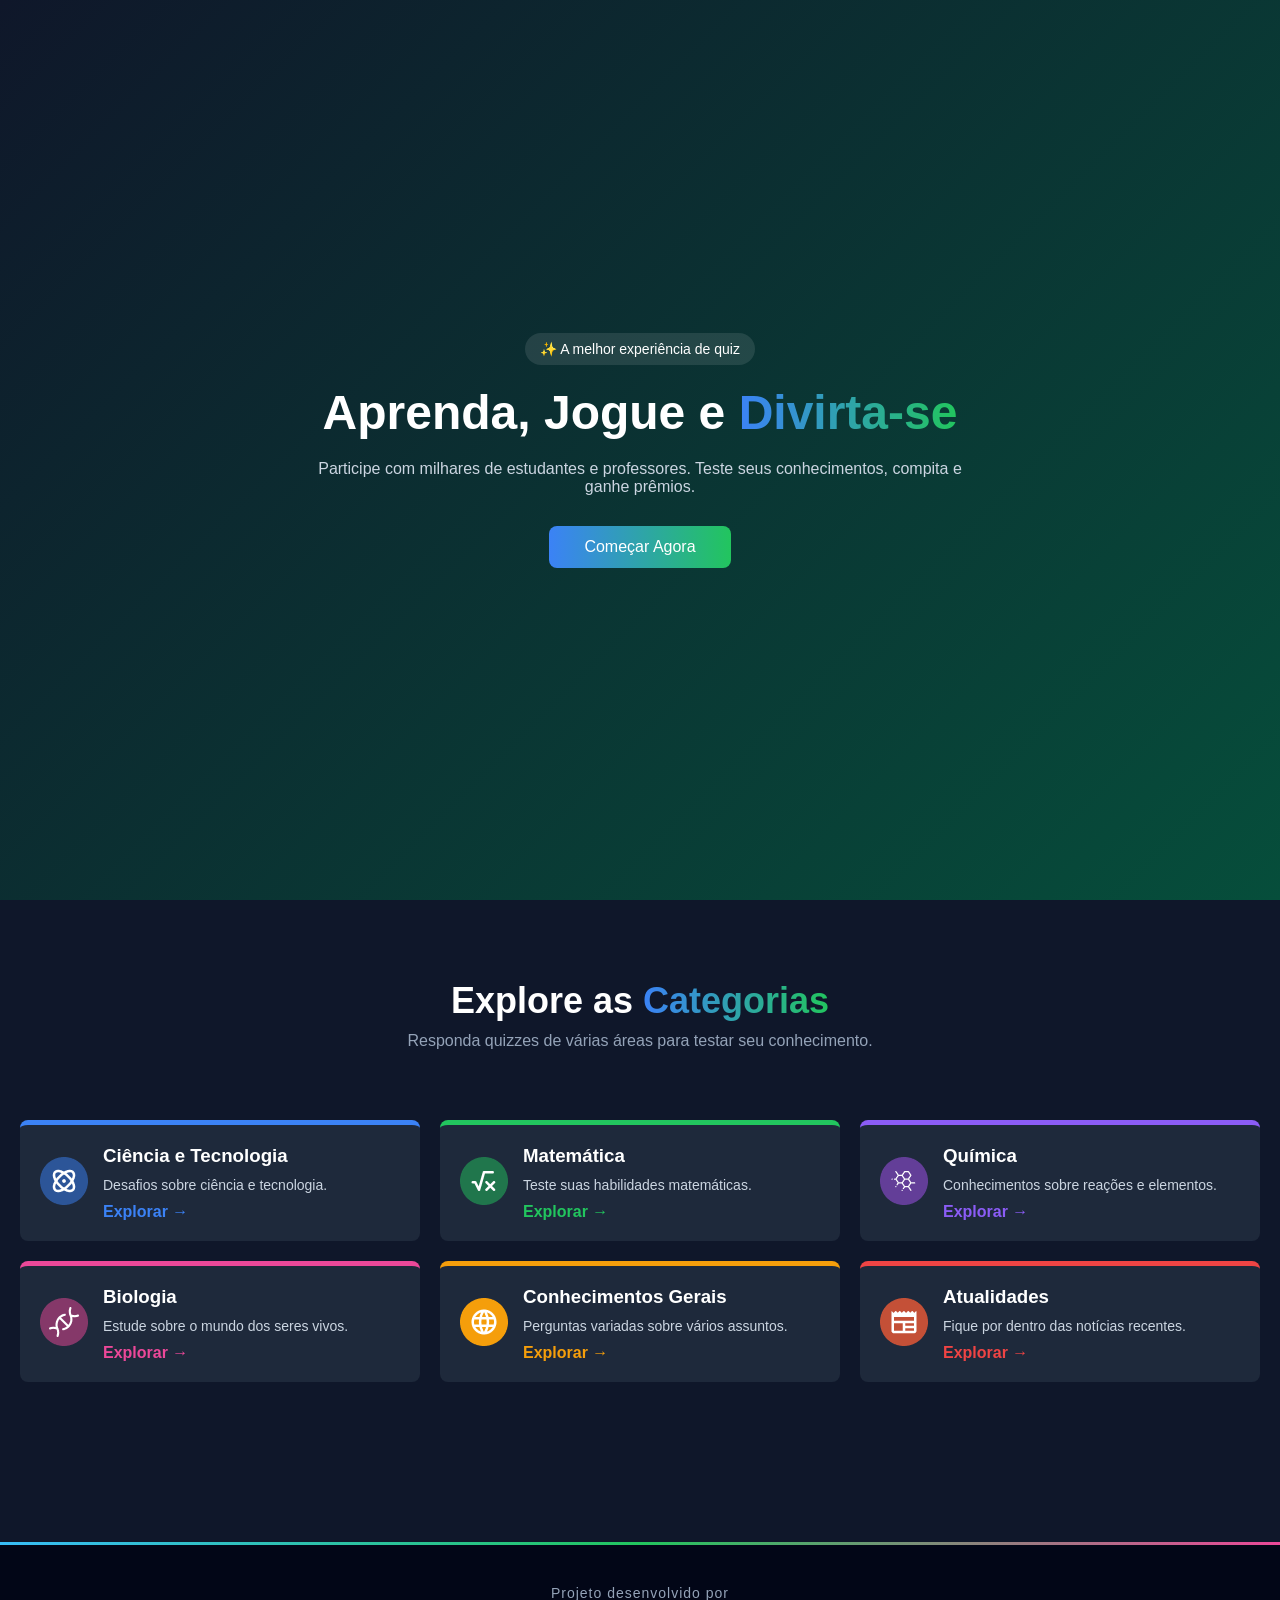
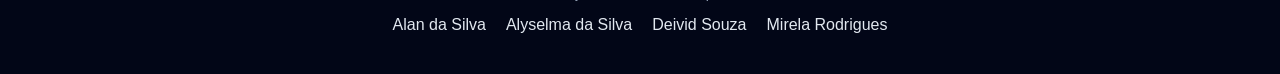
<file: telas/index.html>
<!DOCTYPE html>
<html lang="pt-BR">
<head>
  <meta charset="UTF-8">
  <title>Plataforma de Quiz</title>
  <link rel="stylesheet" href="../styles/style.css">
</head>
<body>

  <!-- ===== PÁGINA 1 - APRESENTAÇÃO ===== -->

  <section class="secao-principal">

    <div class="conteudo-principal">

      <p class="selo">✨ A melhor experiência de quiz</p>

      <h1>
        Aprenda, Jogue e <span class="text-gradiante">Divirta-se</span>
      </h1>

      <p class="descricao">
        Participe com milhares de estudantes e professores.
        Teste seus conhecimentos, compita e ganhe prêmios.
      </p>

      <a href="#secaoCategorias">
        <button class="botao-principal" >Começar Agora</button>
      </a>

    </div>

  </section>


  <!-- ===== PÁGINA 2 - CATEGORIAS ===== -->

  <section class="secao-categorias" id="secaoCategorias">

    <h2>Explore as <span class="text-gradiante">Categorias</span></h2>

    <p class="descricao-categorias">
      Responda quizzes de várias áreas para testar seu conhecimento.
    </p>

    <div class="grade-categorias">

      <div class="cartao" style="border-top: 5px solid #3B82F6;">
        <div class="icone-cartao">
          <img src="../imgs/ciencia.png" alt="Ciência">
        </div>
        <div class="conteudo-cartao">
          <h3>Ciência e Tecnologia</h3>
          <p>Desafios sobre ciência e tecnologia.</p>
          <a href="../telas/quizCiencias.html" style="color: #3B82F6;">Explorar →</a>
        </div>
      </div>
    
      <div class="cartao" style="border-top: 5px solid #22C55E;">
        <div class="icone-cartao">
          <img src="../imgs/matematica.png" alt="Matemática">
        </div>
        <div class="conteudo-cartao">
          <h3>Matemática</h3>
          <p>Teste suas habilidades matemáticas.</p>
          <a href="../telas/quizMatematica.html" style="color: #22C55E;">Explorar →</a>
        </div>
      </div>
    
      <div class="cartao" style="border-top: 5px solid #8B5CF6;">
        <div class="icone-cartao">
          <img src="../imgs/quimica.png" alt="Química">
        </div>
        <div class="conteudo-cartao">
          <h3>Química</h3>
          <p>Conhecimentos sobre reações e elementos.</p>
          <a href="../telas/quizQuimica.html" style="color: #8B5CF6;">Explorar →</a>
        </div>
      </div>
    
      <div class="cartao" style="border-top: 5px solid #EC4899;">
        <div class="icone-cartao">
          <img src="../imgs/biologia.png" alt="Biologia">
        </div>
        <div class="conteudo-cartao">
          <h3>Biologia</h3>
          <p>Estude sobre o mundo dos seres vivos.</p>
          <a href="../telas/quizBiologia.html" style="color: #EC4899;">Explorar →</a>
        </div>
      </div>
    
      <div class="cartao" style="border-top: 5px solid #F59E0B;">
        <div class="icone-cartao">
          <img src="../imgs/conhecimentosGerais.png" alt="Conhecimentos Gerais">
        </div>
        <div class="conteudo-cartao">
          <h3>Conhecimentos Gerais</h3>
          <p>Perguntas variadas sobre vários assuntos.</p>
          <a href="../telas/quizConhecimentosGerais.html" style="color: #F59E0B;">Explorar →</a>
        </div>
      </div>
    
      <div class="cartao" style="border-top: 5px solid #EF4444;">
        <div class="icone-cartao">
          <img src="../imgs/atualidades.png" alt="Atualidades">
        </div>
        <div class="conteudo-cartao">
          <h3>Atualidades</h3>
          <p>Fique por dentro das notícias recentes.</p>
          <a href="../telas/quizAtualidades.html" style="color: #EF4444;">Explorar →</a>
        </div>
      </div>
    
    </div>

  </section>

  <!-- ===== PÁGINA 3 - RODAPE ===== -->

  <footer class="footer">

    <div class="footer-conteudo">
  
      <p class="footer-titulo">Projeto desenvolvido por</p>
  
      <div class="footer-autores">
        <span>Alan da Silva</span>
        <span>Alyselma da Silva</span>
        <span>Deivid Souza</span>
        <span>Mirela Rodrigues</span>
      </div>
  
    </div>
  
  </footer>

</body>
</html>
</file>
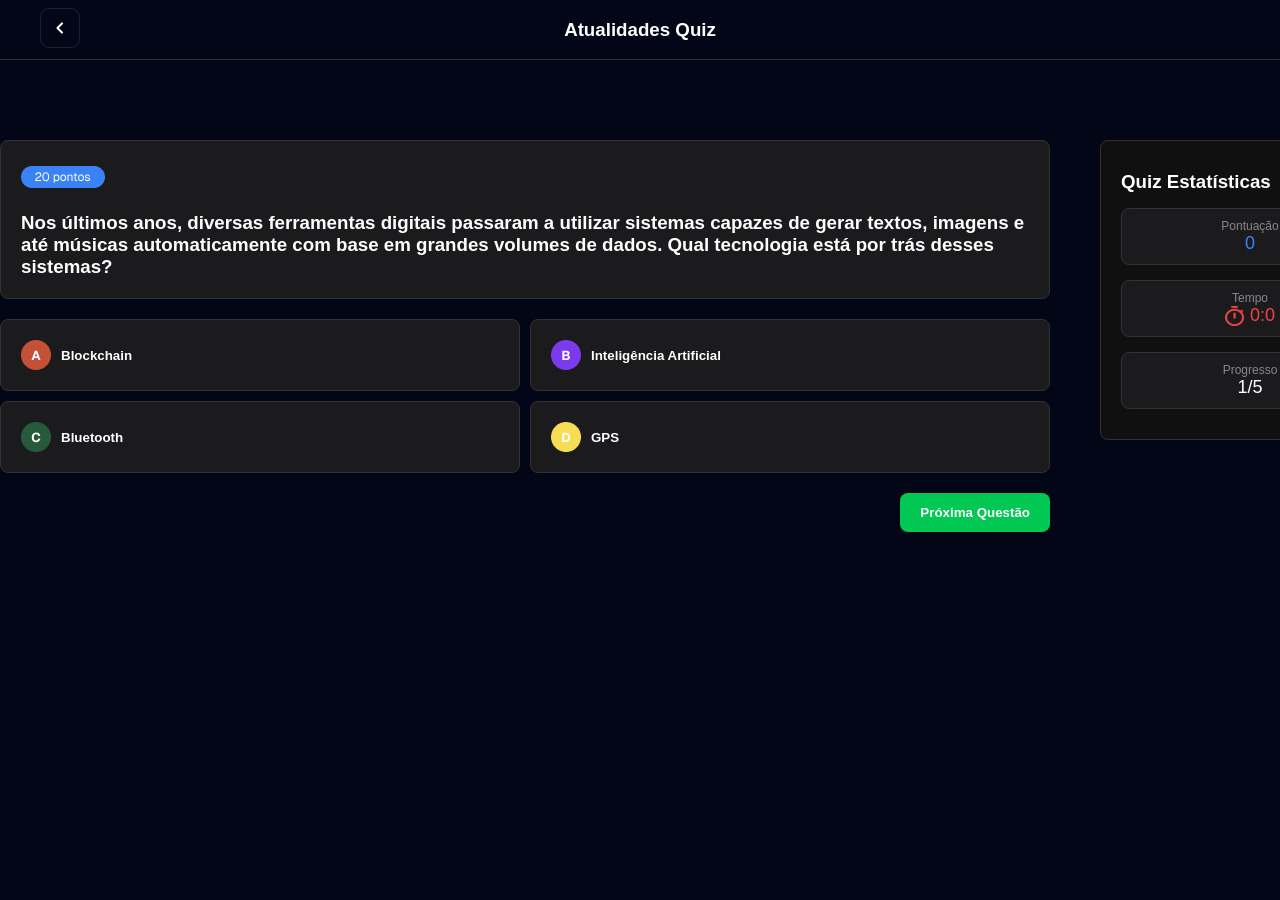
<file: telas/quizAtualidades.html>
<!DOCTYPE html>
<html lang="en">
  <head>
    <meta charset="UTF-8" />
    <title>Quiz Layout</title>
    <link rel="stylesheet" href="../styles/styleTelaPerguntas.css" />
  </head>
  <body>
    <header class="titulo">
      <a href="../telas/index.html" class="voltar">
        <img src="../imgs/imgV.png" alt="" />
      </a>
      <h3>Atualidades Quiz</h3>
    </header>

    <div class="container">
      <!--QUESTÃO 01-->
      <div class="quiz-box ativo">
        <div class="pergunta">
          <img id="pontuacao" src="../imgs/imgP.png" alt="" />
          <h3>
            Nos últimos anos, diversas ferramentas digitais passaram a utilizar
            sistemas capazes de gerar textos, imagens e até músicas
            automaticamente com base em grandes volumes de dados. Qual
            tecnologia está por trás desses sistemas?
          </h3>
        </div>

        <div class="opcoes">
          <button class="a">
            <img src="../imgs/imgA.png" alt="" />
            Blockchain
          </button>

          <button class="b" data-correta="true">
            <img src="../imgs/imgB.png" alt="" />
            Inteligência Artificial
          </button>

          <button class="c">
            <img src="../imgs/imgC.png" alt="" />
            Bluetooth
          </button>

          <button class="d">
            <img src="../imgs/imgD.png" alt="" />
            GPS
          </button>
        </div>

        <button class="proxima">Próxima Questão</button>
      </div>

      <!--QUESTÃO 02-->
      <div class="quiz-box inativo">
        <div class="pergunta">
          <img id="pontuacao" src="../imgs/imgP.png" alt="" />
          <h3>
            Entre as redes sociais mais populares da atualidade, existe uma
            plataforma conhecida principalmente pela publicação de vídeos curtos
            e virais. Qual é essa rede social?
          </h3>
        </div>

        <div class="opcoes">
          <button class="a" data-correta="true">
            <img src="../imgs/imgA.png" alt="" />
            TikTok
          </button>

          <button class="b">
            <img src="../imgs/imgB.png" alt="" />
            LinkedIn
          </button>

          <button class="c">
            <img src="../imgs/imgC.png" alt="" />
            WhatsApp
          </button>

          <button class="d">
            <img src="../imgs/imgD.png" alt="" />
            Telegram
          </button>
        </div>

        <button class="proxima">Próxima Questão</button>
      </div>

      <!--QUESTÃO 03-->
      <div class="quiz-box inativo">
        <div class="pergunta">
          <img id="pontuacao" src="../imgs/imgP.png" alt="" />
          <h3>
            O debate sobre questões ambientais tem ganhado cada vez mais
            destaque no mundo. Um dos temas mais discutidos envolve o aumento da
            temperatura média do planeta causado por atividades humanas. Como
            esse fenômeno é conhecido?
          </h3>
        </div>

        <div class="opcoes">
          <button class="a" data-correta="true">
            <img src="../imgs/imgA.png" alt="" />
            Aquecimento global
          </button>

          <button class="b">
            <img src="../imgs/imgB.png" alt="" />
            Era do gelo
          </button>

          <button class="c">
            <img src="../imgs/imgC.png" alt="" />
            Extinção dos dinossauros
          </button>

          <button class="d">
            <img src="../imgs/imgD.png" alt="" />
            Formação da Lua
          </button>
        </div>

        <button class="proxima">Próxima Questão</button>
      </div>

      <!--QUESTÃO 04-->
      <div class="quiz-box inativo">
        <div class="pergunta">
          <img id="pontuacao" src="../imgs/imgP.png" alt="" />
          <h3>
            Diante da necessidade de reduzir impactos ambientais, muitos países
            têm investido em fontes de energia consideradas renováveis. Qual das
            alternativas abaixo representa uma dessas fontes?
          </h3>
        </div>

        <div class="opcoes">
          <button class="a">
            <img src="../imgs/imgA.png" alt="" />
            Petróleo
          </button>

          <button class="b">
            <img src="../imgs/imgB.png" alt="" />
            Carvão
          </button>

          <button class="c" data-correta="true">
            <img src="../imgs/imgC.png" alt="" />
            Energia solar
          </button>

          <button class="d">
            <img src="../imgs/imgD.png" alt="" />
            Gás natural
          </button>
        </div>

        <button class="proxima">Próxima Questão</button>
      </div>

      <!--QUESTÃO 05-->
      <div class="quiz-box inativo">
        <div class="pergunta">
          <img id="pontuacao" src="../imgs/imgP.png" alt="" />
          <h3>
            Atualmente, muitos cartões e celulares permitem realizar pagamentos
            apenas aproximando o dispositivo de uma máquina. Qual tecnologia
            possibilita esse tipo de pagamento?
          </h3>
        </div>

        <div class="opcoes">
          <button class="a" data-correta="true">
            <img src="../imgs/imgA.png" alt="" />
            NFC
          </button>

          <button class="b">
            <img src="../imgs/imgB.png" alt="" />
            VGA
          </button>

          <button class="c">
            <img src="../imgs/imgC.png" alt="" />
            USB
          </button>

          <button class="d">
            <img src="../imgs/imgD.png" alt="" />
            HDMI
          </button>
        </div>

        <button class="proxima">Próxima Questão</button>
      </div>

      <div class="estatisticas">
        <h3>Quiz Estatísticas</h3>

        <p>
          Pontuação <br />
          <span class="estPontuacao">0</span>
        </p>

        <p>
          Tempo <br />
          <span id="estTempo">
            <img src="../imgs/imgR.png" class="imgTemp" /> <span class="temporizador">0:0</span>
          </span>
        </p>

        <p>
          Progresso <br />
          <span id="estProgresso"><span class="valor">1</span>/5</span>
        </p>
      </div>
    </div>
  </body>

  <script src="../js/script.js"></script>
</html>
</file>
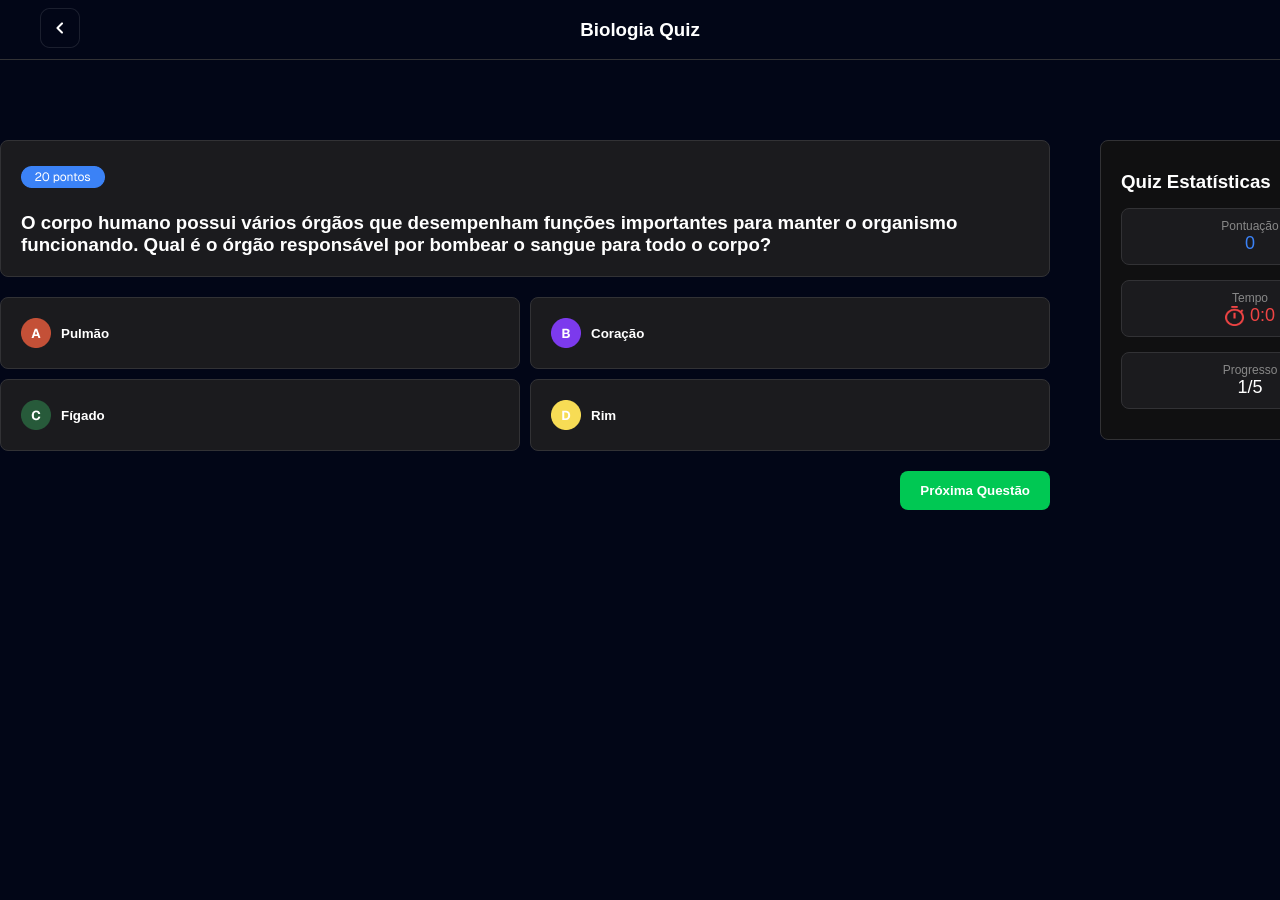
<file: telas/quizBiologia.html>
<!DOCTYPE html>
<html lang="en">
  <head>
    <meta charset="UTF-8" />
    <title>Quiz Layout</title>
    <link rel="stylesheet" href="../styles/styleTelaPerguntas.css" />
  </head>
  <body>
    <header class="titulo">
      <a href="../telas/index.html" class="voltar">
        <img src="../imgs/imgV.png" alt="" />
      </a>
      <h3>Biologia Quiz</h3>
    </header>

    <div class="container">
      <!--QUESTÃO 01-->
      <div class="quiz-box ativo">
        <div class="pergunta">
          <img id="pontuacao" src="../imgs/imgP.png" alt="" />
          <h3>
            O corpo humano possui vários órgãos que desempenham funções
            importantes para manter o organismo funcionando. Qual é o órgão
            responsável por bombear o sangue para todo o corpo?
          </h3>
        </div>

        <div class="opcoes">
          <button class="a">
            <img src="../imgs/imgA.png" alt="" />
            Pulmão
          </button>

          <button class="b" data-correta="true">
            <img src="../imgs/imgB.png" alt="" />
            Coração
          </button>

          <button class="c">
            <img src="../imgs/imgC.png" alt="" />
            Fígado
          </button>

          <button class="d">
            <img src="../imgs/imgD.png" alt="" />
            Rim
          </button>
        </div>

        <button class="proxima">Próxima Questão</button>
      </div>

      <!--QUESTÃO 02-->
      <div class="quiz-box inativo">
        <div class="pergunta">
          <img id="pontuacao" src="../imgs/imgP.png" alt="" />
          <h3>
            As plantas conseguem produzir seu próprio alimento utilizando luz
            solar, água e gás carbônico. Esse processo biológico fundamental
            recebe um nome específico. Qual é ele?
          </h3>
        </div>

        <div class="opcoes">
          <button class="a">
            <img src="../imgs/imgA.png" alt="" />
            Digestão
          </button>

          <button class="b">
            <img src="../imgs/imgB.png" alt="" />
            Respiração
          </button>

          <button class="c" data-correta="true">
            <img src="../imgs/imgC.png" alt="" />
            Fotossíntese
          </button>

          <button class="d">
            <img src="../imgs/imgD.png" alt="" />
            Fermentação
          </button>
        </div>

        <button class="proxima">Próxima Questão</button>
      </div>

      <!--QUESTÃO 03-->
      <div class="quiz-box inativo">
        <div class="pergunta">
          <img id="pontuacao" src="../imgs/imgP.png" alt="" />
          <h3>
            No estudo da genética humana, aprende-se que as células do corpo
            possuem um número específico de cromossomos organizados em pares.
            Quantos cromossomos possui normalmente um ser humano?
          </h3>
        </div>

        <div class="opcoes">
          <button class="a">
            <img src="../imgs/imgA.png" alt="" />
            23
          </button>

          <button class="b">
            <img src="../imgs/imgB.png" alt="" />
            44
          </button>

          <button class="c" data-correta="true">
            <img src="../imgs/imgC.png" alt="" />
            46
          </button>

          <button class="d">
            <img src="../imgs/imgD.png" alt="" />
            48
          </button>
        </div>

        <button class="proxima">Próxima Questão</button>
      </div>

      <!--QUESTÃO 04-->
      <div class="quiz-box inativo">
        <div class="pergunta">
          <img id="pontuacao" src="../imgs/imgP.png" alt="" />
          <h3>
            Ao estudar os níveis de organização dos seres vivos, os cientistas
            identificaram a menor unidade estrutural e funcional capaz de
            realizar processos vitais. Como se chama essa unidade?
          </h3>
        </div>

        <div class="opcoes">
          <button class="a">
            <img src="../imgs/imgA.png" alt="" />
            Átomo
          </button>

          <button class="b" data-correta="true">
            <img src="../imgs/imgB.png" alt="" />
            Célula
          </button>

          <button class="c">
            <img src="../imgs/imgC.png" alt="" />
            Molécula
          </button>

          <button class="d">
            <img src="../imgs/imgD.png" alt="" />
            Tecido
          </button>
        </div>

        <button class="proxima">Próxima Questão</button>
      </div>

      <!--QUESTÃO 05-->
      <div class="quiz-box inativo">
        <div class="pergunta">
          <img id="pontuacao" src="../imgs/imgP.png" alt="" />
          <h3>
            Algumas vitaminas são obtidas por meio da alimentação, enquanto
            outras podem ser produzidas pelo próprio corpo em determinadas
            condições. Qual vitamina é produzida quando a pele é exposta à luz
            solar?
          </h3>
        </div>

        <div class="opcoes">
          <button class="a">
            <img src="../imgs/imgA.png" alt="" />
            Vitamina A
          </button>

          <button class="b">
            <img src="../imgs/imgB.png" alt="" />
            Vitamina B
          </button>

          <button class="c">
            <img src="../imgs/imgC.png" alt="" />
            Vitamina C
          </button>

          <button class="d" data-correta="true">
            <img src="../imgs/imgD.png" alt="" />
            Vitamina D
          </button>
        </div>

        <button class="proxima">Próxima Questão</button>
      </div>

      <div class="estatisticas">
        <h3>Quiz Estatísticas</h3>

        <p>
          Pontuação <br />
          <span class="estPontuacao">0</span>
        </p>

        <p>
          Tempo <br />
          <span id="estTempo">
            <img src="../imgs/imgR.png" class="imgTemp" /> <span class="temporizador">0:0</span>
          </span>
        </p>

        <p>
          Progresso <br />
          <span id="estProgresso"><span class="valor">1</span>/5</span>
        </p>
      </div>
    </div>
  </body>

  <script src="../js/script.js"></script>
</html>
</file>
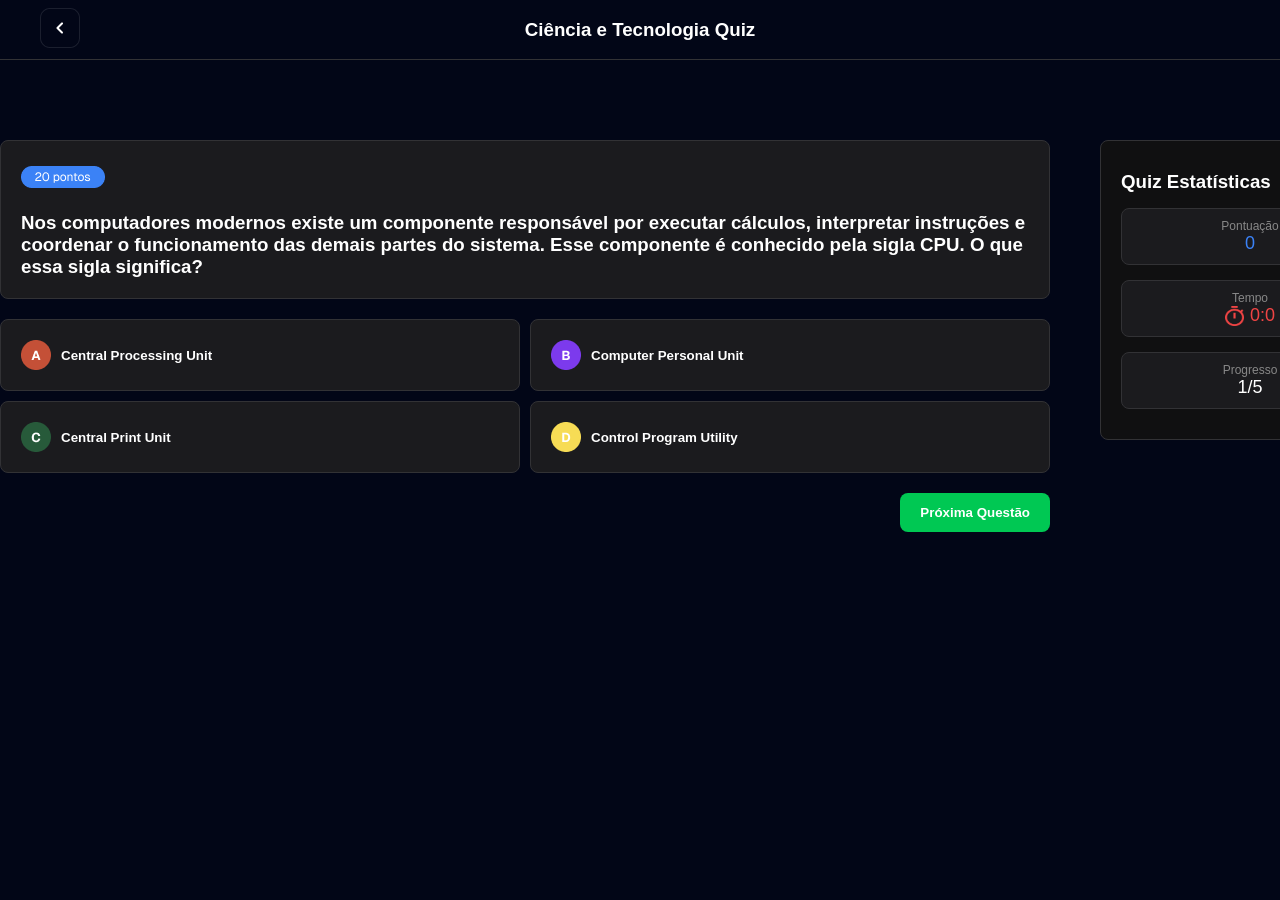
<file: telas/quizCiencias.html>
<!DOCTYPE html>
<html lang="en">
  <head>
    <meta charset="UTF-8" />
    <title>Quiz Layout</title>
    <link rel="stylesheet" href="../styles/styleTelaPerguntas.css" />
  </head>
  <body>
    <header class="titulo">
      <a href="../telas/index.html" class="voltar"
        ><img src="../imgs/imgV.png" alt=""
      /></a>
      <h3>Ciência e Tecnologia Quiz</h3>
    </header>

    <div class="container">
      <!--QUESTÃO 01-->
      <div class="quiz-box ativo">
        <div class="pergunta">
          <img id="pontuacao" src="../imgs/imgP.png" alt="" />
          <h3>
            Nos computadores modernos existe um componente responsável por
            executar cálculos, interpretar instruções e coordenar o
            funcionamento das demais partes do sistema. Esse componente é
            conhecido pela sigla CPU. O que essa sigla significa?
          </h3>
        </div>
        <div class="opcoes">
          <button class="a" data-correta="true">
            <img src="../imgs/imgA.png" alt="" />
            Central Processing Unit
          </button>
          <button class="b">
            <img src="../imgs/imgB.png" alt="" />
            Computer Personal Unit
          </button>
          <button class="c">
            <img src="../imgs/imgC.png" alt="" />
            Central Print Unit
          </button>
          <button class="d">
            <img src="../imgs/imgD.png" alt="" />
            Control Program Utility
          </button>
        </div>
        <button class="proxima">Próxima Questão</button>
      </div>

      <!--QUESTÃO 02-->
      <div class="quiz-box inativo">
        <div class="pergunta">
          <img id="pontuacao" src="../imgs/imgP.png" alt="" />
          <h3>
            O sistema operacional Android é amplamente utilizado em smartphones
            ao redor do mundo. Qual empresa de tecnologia é responsável pelo
            desenvolvimento desse sistema?
          </h3>
        </div>
        <div class="opcoes">
          <button class="a">
            <img src="../imgs/imgA.png" alt="" />
            Apple
          </button>
          <button class="b" data-correta="true">
            <img src="../imgs/imgB.png" alt="" />
            Microsoft
          </button>
          <button class="c">
            <img src="../imgs/imgC.png" alt="" />
            Google
          </button>
          <button class="d">
            <img src="../imgs/imgD.png" alt="" />
            IBM
          </button>
        </div>
        <button class="proxima">Próxima Questão</button>
      </div>

      <!--QUESTÃO 03-->
      <div class="quiz-box inativo">
        <div class="pergunta">
          <img id="pontuacao" src="../imgs/imgP.png" alt="" />
          <h3>
            Quando precisamos guardar arquivos, fotos, documentos ou programas
            em um computador, utilizamos dispositivos de armazenamento. Qual das
            alternativas abaixo representa corretamente um desses dispositivos?
          </h3>
        </div>
        <div class="opcoes">
          <button class="a">
            <img src="../imgs/imgA.png" alt="" />
            Monitor
          </button>
          <button class="b" data-correta="true">
            <img src="../imgs/imgB.png" alt="" />
            HD ou SSD
          </button>
          <button class="c">
            <img src="../imgs/imgC.png" alt="" />
            Teclado
          </button>
          <button class="d">
            <img src="../imgs/imgD.png" alt="" />
            Mouse
          </button>
        </div>
        <button class="proxima">Próxima Questão</button>
      </div>

      <!--QUESTÃO 04-->
      <div class="quiz-box inativo">
        <div class="pergunta">
          <img id="pontuacao" src="../imgs/imgP.png" alt="" />
          <h3>
            Nos últimos anos, tem se falado muito sobre sistemas capazes de
            aprender padrões e tomar decisões baseadas em dados. Essa área da
            tecnologia é conhecida pela sigla IA. O que significa IA?
          </h3>
        </div>
        <div class="opcoes">
          <button class="a">
            <img src="../imgs/imgA.png" alt="" />
            Internet Avançada
          </button>
          <button class="b" data-correta="true">
            <img src="../imgs/imgB.png" alt="" />
            Inteligência Artificia
          </button>
          <button class="c">
            <img src="../imgs/imgC.png" alt="" />
            Interface Automática
          </button>
          <button class="d">
            <img src="../imgs/imgD.png" alt="" />
            Informação Analógica
          </button>
        </div>
        <button class="proxima">Próxima Questão</button>
      </div>

      <!--QUESTÃO 05-->
      <div class="quiz-box inativo">
        <div class="pergunta">
          <img id="pontuacao" src="../imgs/imgP.png" alt="" />
          <h3>
            Ao desenvolver páginas para a internet, programadores utilizam
            diferentes linguagens. Existe uma linguagem específica usada para
            estruturar o conteúdo das páginas web. Qual é essa linguagem?
          </h3>
        </div>
        <div class="opcoes">
          <button class="a">
            <img src="../imgs/imgA.png" alt="" />
            C++
          </button>
          <button class="b">
            <img src="../imgs/imgB.png" alt="" />
            Python
          </button>
          <button class="c">
            <img src="../imgs/imgC.png" alt="" />
            Java
          </button>
          <button class="d" data-correta="true">
            <img src="../imgs/imgD.png" alt="" />
            HTML
          </button>
        </div>
        <button class="proxima">Próxima Questão</button>
      </div>

      <div class="estatisticas">
        <h3>Quiz Estatísticas</h3>
        <p>
          Pontuação <br />
          <span class="estPontuacao">0</span>
        </p>
        <p>
          Tempo <br />
          <span id="estTempo"
            ><img src="../imgs/imgR.png" class="imgTemp" /> <span class="temporizador">0:0</span></span
          >
        </p>
        <p>
          Progresso <br />
          <span id="estProgresso"><span class="valor">1</span>/5</span>
        </p>
      </div>
    </div>
  </body>
  <script src="../js/script.js"></script>
</html>
</file>
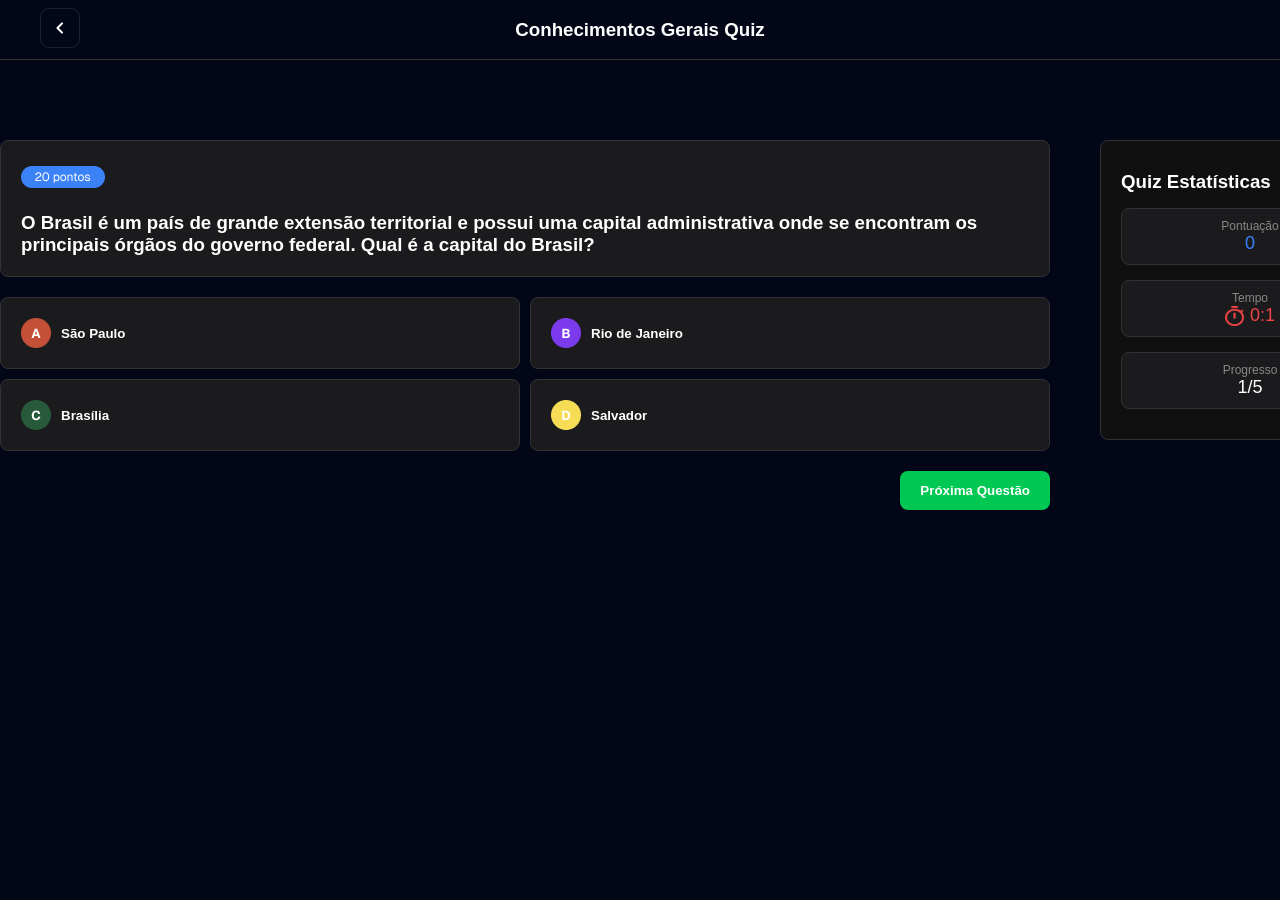
<file: telas/quizConhecimentosGerais.html>
<!DOCTYPE html>
<html lang="en">
  <head>
    <meta charset="UTF-8" />
    <title>Quiz Layout</title>
    <link rel="stylesheet" href="../styles/styleTelaPerguntas.css" />
  </head>
  <body>
    <header class="titulo">
      <a href="../telas/index.html" class="voltar">
        <img src="../imgs/imgV.png" alt="" />
      </a>
      <h3>Conhecimentos Gerais Quiz</h3>
    </header>

    <div class="container">
      <!--QUESTÃO 01-->
      <div class="quiz-box ativo">
        <div class="pergunta">
          <img id="pontuacao" src="../imgs/imgP.png" alt="" />
          <h3>
            O Brasil é um país de grande extensão territorial e possui uma
            capital administrativa onde se encontram os principais órgãos do
            governo federal. Qual é a capital do Brasil?
          </h3>
        </div>

        <div class="opcoes">
          <button class="a">
            <img src="../imgs/imgA.png" alt="" />
            São Paulo
          </button>

          <button class="b">
            <img src="../imgs/imgB.png" alt="" />
            Rio de Janeiro
          </button>

          <button class="c" data-correta="true">
            <img src="../imgs/imgC.png" alt="" />
            Brasília
          </button>

          <button class="d">
            <img src="../imgs/imgD.png" alt="" />
            Salvador
          </button>
        </div>

        <button class="proxima">Próxima Questão</button>
      </div>

      <!--QUESTÃO 02-->
      <div class="quiz-box inativo">
        <div class="pergunta">
          <img id="pontuacao" src="../imgs/imgP.png" alt="" />
          <h3>
            A superfície terrestre é tradicionalmente dividida em grandes massas
            de terra chamadas continentes. De acordo com a divisão geográfica
            mais utilizada, quantos continentes existem no planeta?
          </h3>
        </div>

        <div class="opcoes">
          <button class="a">
            <img src="../imgs/imgA.png" alt="" />
            5
          </button>

          <button class="b">
            <img src="../imgs/imgB.png" alt="" />
            6
          </button>

          <button class="c" data-correta="true">
            <img src="../imgs/imgC.png" alt="" />
            7
          </button>

          <button class="d">
            <img src="../imgs/imgD.png" alt="" />
            8
          </button>
        </div>

        <button class="proxima">Próxima Questão</button>
      </div>

      <!--QUESTÃO 03-->
      <div class="quiz-box inativo">
        <div class="pergunta">
          <img id="pontuacao" src="../imgs/imgP.png" alt="" />
          <h3>
            Uma das pinturas mais famosas do mundo é a obra "Mona Lisa",
            conhecida pelo enigmático sorriso da personagem retratada. Quem foi
            o artista responsável por pintar essa obra?
          </h3>
        </div>

        <div class="opcoes">
          <button class="a">
            <img src="../imgs/imgA.png" alt="" />
            Van Gogh
          </button>

          <button class="b" data-correta="true">
            <img src="../imgs/imgB.png" alt="" />
            Leonardo da Vinci
          </button>

          <button class="c">
            <img src="../imgs/imgC.png" alt="" />
            Picasso
          </button>

          <button class="d">
            <img src="../imgs/imgD.png" alt="" />
            Michelangelo
          </button>
        </div>

        <button class="proxima">Próxima Questão</button>
      </div>

      <!--QUESTÃO 04-->
      <div class="quiz-box inativo">
        <div class="pergunta">
          <img id="pontuacao" src="../imgs/imgP.png" alt="" />
          <h3>
            Os oceanos cobrem grande parte da superfície da Terra e desempenham
            papel essencial no clima e na biodiversidade do planeta. Qual é o
            maior oceano do mundo?
          </h3>
        </div>

        <div class="opcoes">
          <button class="a">
            <img src="../imgs/imgA.png" alt="" />
            Atlântico
          </button>

          <button class="b">
            <img src="../imgs/imgB.png" alt="" />
            Índico
          </button>

          <button class="c" data-correta="true">
            <img src="../imgs/imgC.png" alt="" />
            Pacífico
          </button>

          <button class="d">
            <img src="../imgs/imgD.png" alt="" />
            Ártico
          </button>
        </div>

        <button class="proxima">Próxima Questão</button>
      </div>

      <!--QUESTÃO 05-->
      <div class="quiz-box inativo">
        <div class="pergunta">
          <img id="pontuacao" src="../imgs/imgP.png" alt="" />
          <h3>
            Alguns países possuem formatos geográficos curiosos quando
            observados no mapa. Existe um país europeu que é frequentemente
            lembrado por ter formato semelhante a uma bota. Qual é esse país?
          </h3>
        </div>

        <div class="opcoes">
          <button class="a">
            <img src="../imgs/imgA.png" alt="" />
            França
          </button>

          <button class="b" data-correta="true">
            <img src="../imgs/imgB.png" alt="" />
            Itália
          </button>

          <button class="c">
            <img src="../imgs/imgC.png" alt="" />
            Espanha
          </button>

          <button class="d">
            <img src="../imgs/imgD.png" alt="" />
            Portugal
          </button>
        </div>

        <button class="proxima">Próxima Questão</button>
      </div>

      <div class="estatisticas">
        <h3>Quiz Estatísticas</h3>

        <p>
          Pontuação <br />
          <span class="estPontuacao">0</span>
        </p>

        <p>
          Tempo <br />
          <span id="estTempo">
            <img src="../imgs/imgR.png" class="imgTemp" /> <span class="temporizador">0:0</span>
          </span>
        </p>

        <p>
          Progresso <br />
          <span id="estProgresso"><span class="valor">1</span>/5</span>
        </p>
      </div>
    </div>
  </body>

  <script src="../js/script.js"></script>
</html>
</file>
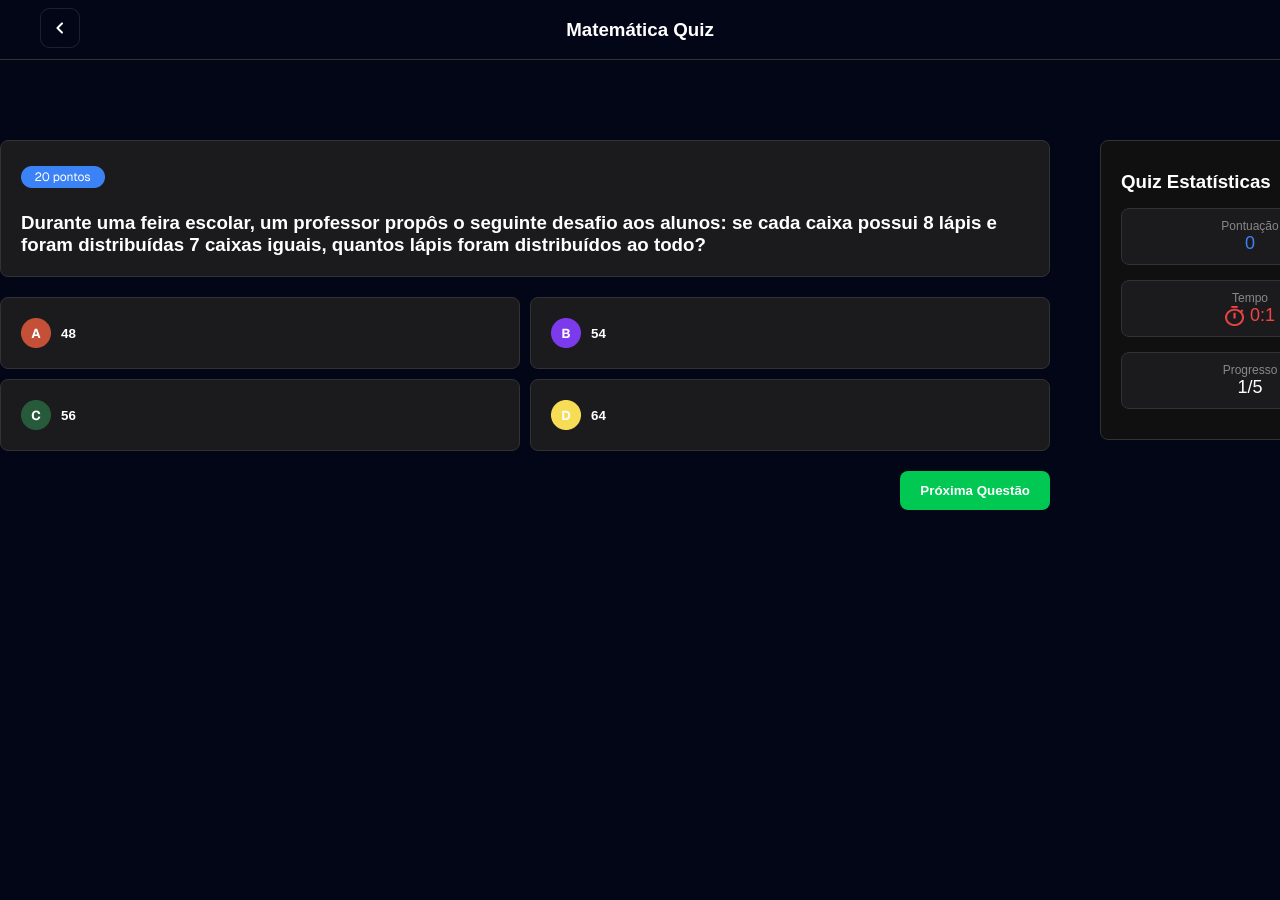
<file: telas/quizMatematica.html>
<!DOCTYPE html>
<html lang="en">
  <head>
    <meta charset="UTF-8" />
    <title>Quiz Layout</title>
    <link rel="stylesheet" href="../styles/styleTelaPerguntas.css" />
  </head>
  <body>
    <header class="titulo">
      <a href="../telas/index.html" class="voltar">
        <img src="../imgs/imgV.png" alt="" />
      </a>
      <h3>Matemática Quiz</h3>
    </header>

    <div class="container">
      <!--QUESTÃO 01-->
      <div class="quiz-box ativo">
        <div class="pergunta">
          <img id="pontuacao" src="../imgs/imgP.png" alt="" />
          <h3>
            Durante uma feira escolar, um professor propôs o seguinte desafio
            aos alunos: se cada caixa possui 8 lápis e foram distribuídas 7
            caixas iguais, quantos lápis foram distribuídos ao todo?
          </h3>
        </div>

        <div class="opcoes">
          <button class="a">
            <img src="../imgs/imgA.png" alt="" />
            48
          </button>

          <button class="b">
            <img src="../imgs/imgB.png" alt="" />
            54
          </button>

          <button class="c" >
            <img src="../imgs/imgC.png" alt="" />
            56
          </button>

          <button class="d" data-correta="true">
            <img src="../imgs/imgD.png" alt="" />
            64
          </button>
        </div>

        <button class="proxima">Próxima Questão</button>
      </div>

      <!--QUESTÃO 02-->
      <div class="quiz-box inativo">
        <div class="pergunta">
          <img id="pontuacao" src="../imgs/imgP.png" alt="" />
          <h3>
            Em uma atividade de revisão de matemática básica, os alunos foram
            convidados a calcular a raiz quadrada de um número que, multiplicado
            por ele mesmo, resulta em 144. Qual é esse número?
          </h3>
        </div>

        <div class="opcoes">
          <button class="a">
            <img src="../imgs/imgA.png" alt="" />
            10
          </button>

          <button class="b">
            <img src="../imgs/imgB.png" alt="" />
            11
          </button>

          <button class="c" data-correta="true">
            <img src="../imgs/imgC.png" alt="" />
            12
          </button>

          <button class="d">
            <img src="../imgs/imgD.png" alt="" />
            14
          </button>
        </div>

        <button class="proxima">Próxima Questão</button>
      </div>

      <!--QUESTÃO 03-->
      <div class="quiz-box inativo">
        <div class="pergunta">
          <img id="pontuacao" src="../imgs/imgP.png" alt="" />
          <h3>
            Uma loja está oferecendo um desconto de 15% em um produto que custa
            200 reais. Considerando apenas o valor do desconto, quanto será
            abatido do preço original?
          </h3>
        </div>

        <div class="opcoes">
          <button class="a">
            <img src="../imgs/imgA.png" alt="" />
            25
          </button>

          <button class="b" data-correta="true">
            <img src="../imgs/imgB.png" alt="" />
            30
          </button>

          <button class="c">
            <img src="../imgs/imgC.png" alt="" />
            35
          </button>

          <button class="d">
            <img src="../imgs/imgD.png" alt="" />
            40
          </button>
        </div>

        <button class="proxima">Próxima Questão</button>
      </div>

      <!--QUESTÃO 04-->
      <div class="quiz-box inativo">
        <div class="pergunta">
          <img id="pontuacao" src="../imgs/imgP.png" alt="" />
          <h3>
            Em diversas áreas da matemática e da física utiliza-se uma constante
            chamada π (pi), muito associada aos cálculos envolvendo
            circunferências. Qual das alternativas apresenta o valor aproximado
            dessa constante?
          </h3>
        </div>

        <div class="opcoes">
          <button class="a">
            <img src="../imgs/imgA.png" alt="" />
            2,14
          </button>

          <button class="b" data-correta="true">
            <img src="../imgs/imgB.png" alt="" />
            3,14
          </button>

          <button class="c">
            <img src="../imgs/imgC.png" alt="" />
            4,13
          </button>

          <button class="d">
            <img src="../imgs/imgD.png" alt="" />
            3,41
          </button>
        </div>

        <button class="proxima">Próxima Questão</button>
      </div>

      <!--QUESTÃO 05-->
      <div class="quiz-box inativo">
        <div class="pergunta">
          <img id="pontuacao" src="../imgs/imgP.png" alt="" />
          <h3>
            Durante uma aula sobre potenciação, um aluno foi questionado sobre o
            resultado da potência 9², que representa 9 multiplicado por ele
            mesmo. Qual é o resultado correto?
          </h3>
        </div>

        <div class="opcoes">
          <button class="a">
            <img src="../imgs/imgA.png" alt="" />
            72
          </button>

          <button class="b" data-correta="true">
            <img src="../imgs/imgB.png" alt="" />
            81
          </button>

          <button class="c">
            <img src="../imgs/imgC.png" alt="" />
            99
          </button>

          <button class="d">
            <img src="../imgs/imgD.png" alt="" />
            108
          </button>
        </div>

        <button class="proxima">Próxima Questão</button>
      </div>

      <div class="estatisticas">
        <h3>Quiz Estatísticas</h3>
        <p>Pontuação <br /><span class="estPontuacao">0</span></p>
        <p>
          Tempo <br /><span id="estTempo"
            ><img src="../imgs/imgR.png" class="imgTemp" /> <span class="temporizador">0:0</span></span
          >
        </p>
        <p>
          Progresso <br />
          <span id="estProgresso"><span class="valor">1</span>/5</span>
        </p>
      </div>
    </div>
  </body>

  <script src="../js/script.js"></script>
</html>
</file>
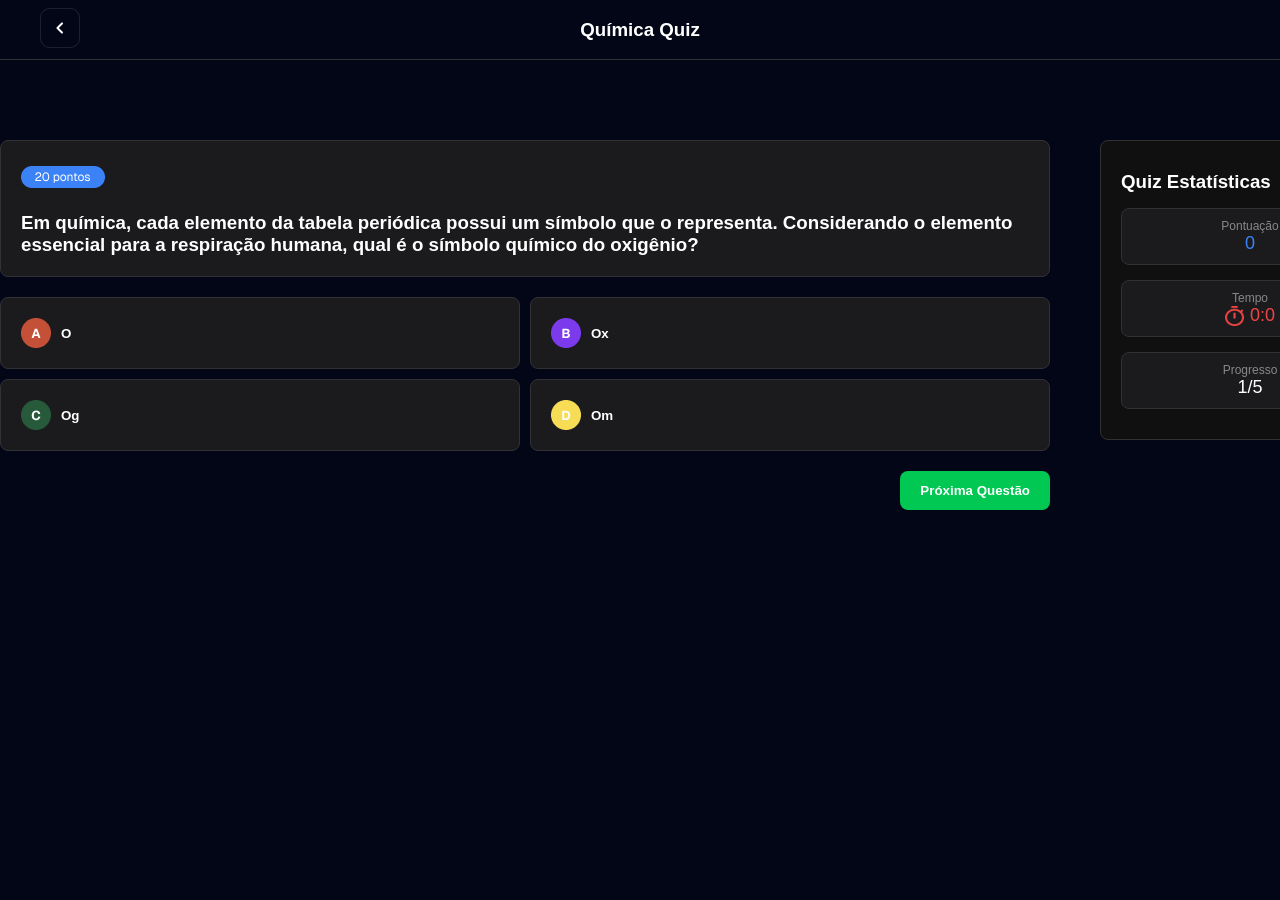
<file: telas/quizQuimica.html>
<!DOCTYPE html>
<html lang="en">
  <head>
    <meta charset="UTF-8" />
    <title>Quiz Layout</title>
    <link rel="stylesheet" href="../styles/styleTelaPerguntas.css" />
  </head>
  <body>
    <header class="titulo">
      <a href="../telas/index.html" class="voltar">
        <img src="../imgs/imgV.png" alt="" />
      </a>
      <h3>Química Quiz</h3>
    </header>

    <div class="container">
      <!--QUESTÃO 01-->
      <div class="quiz-box ativo">
        <div class="pergunta">
          <img id="pontuacao" src="../imgs/imgP.png" alt="" />
          <h3>
            Em química, cada elemento da tabela periódica possui um símbolo que
            o representa. Considerando o elemento essencial para a respiração
            humana, qual é o símbolo químico do oxigênio?
          </h3>
        </div>

        <div class="opcoes">
          <button class="a" data-correta="true">
            <img src="../imgs/imgA.png" alt="" />
            O
          </button>

          <button class="b">
            <img src="../imgs/imgB.png" alt="" />
            Ox
          </button>

          <button class="c">
            <img src="../imgs/imgC.png" alt="" />
            Og
          </button>

          <button class="d">
            <img src="../imgs/imgD.png" alt="" />
            Om
          </button>
        </div>

        <button class="proxima">Próxima Questão</button>
      </div>

      <!--QUESTÃO 02-->
      <div class="quiz-box inativo">
        <div class="pergunta">
          <img id="pontuacao" src="../imgs/imgP.png" alt="" />
          <h3>
            Em muitas situações do cotidiano utilizamos substâncias químicas sem
            perceber. Uma das mais comuns é representada pela fórmula H₂O. A que
            substância essa fórmula se refere?
          </h3>
        </div>

        <div class="opcoes">
          <button class="a">
            <img src="../imgs/imgA.png" alt="" />
            Sal de cozinha
          </button>

          <button class="b" data-correta="true">
            <img src="../imgs/imgB.png" alt="" />
            Água
          </button>

          <button class="c">
            <img src="../imgs/imgC.png" alt="" />
            Oxigênio
          </button>

          <button class="d">
            <img src="../imgs/imgD.png" alt="" />
            Hidrogênio
          </button>
        </div>

        <button class="proxima">Próxima Questão</button>
      </div>

      <!--QUESTÃO 03-->
      <div class="quiz-box inativo">
        <div class="pergunta">
          <img id="pontuacao" src="../imgs/imgP.png" alt="" />
          <h3>
            Durante o estudo de ácidos e bases, os estudantes aprendem que
            existe um valor considerado neutro na escala de pH. Esse valor
            representa uma substância que não é ácida nem básica. Qual é esse
            valor?
          </h3>
        </div>

        <div class="opcoes">
          <button class="a">
            <img src="../imgs/imgA.png" alt="" />
            5
          </button>

          <button class="b">
            <img src="../imgs/imgB.png" alt="" />
            6
          </button>

          <button class="c" data-correta="true">
            <img src="../imgs/imgC.png" alt="" />
            7
          </button>

          <button class="d">
            <img src="../imgs/imgD.png" alt="" />
            8
          </button>
        </div>

        <button class="proxima">Próxima Questão</button>
      </div>

      <!--QUESTÃO 04-->
      <div class="quiz-box inativo">
        <div class="pergunta">
          <img id="pontuacao" src="../imgs/imgP.png" alt="" />
          <h3>
            A química é uma ciência fundamental para compreender diversos
            fenômenos naturais e processos industriais. De forma geral, o que a
            química estuda?
          </h3>
        </div>

        <div class="opcoes">
          <button class="a">
            <img src="../imgs/imgA.png" alt="" />
            Os seres vivos e seus comportamentos
          </button>

          <button class="b" data-correta="true">
            <img src="../imgs/imgB.png" alt="" />
            A matéria, suas propriedades e transformações
          </button>

          <button class="c">
            <img src="../imgs/imgC.png" alt="" />
            Os planetas e o universo
          </button>

          <button class="d">
            <img src="../imgs/imgD.png" alt="" />
            A energia elétrica em circuitos
          </button>
        </div>

        <button class="proxima">Próxima Questão</button>
      </div>

      <!--QUESTÃO 05-->
      <div class="quiz-box inativo">
        <div class="pergunta">
          <img id="pontuacao" src="../imgs/imgP.png" alt="" />
          <h3>
            Entre os gases presentes na atmosfera, existe um que é essencial
            para a respiração da maioria dos seres vivos. Qual é esse gás?
          </h3>
        </div>

        <div class="opcoes">
          <button class="a">
            <img src="../imgs/imgA.png" alt="" />
            Nitrogênio
          </button>

          <button class="b" data-correta="true">
            <img src="../imgs/imgB.png" alt="" />
            Oxigênio
          </button>

          <button class="c">
            <img src="../imgs/imgC.png" alt="" />
            Hélio
          </button>

          <button class="d">
            <img src="../imgs/imgD.png" alt="" />
            Argônio
          </button>
        </div>

        <button class="proxima">Próxima Questão</button>
      </div>

      <div class="estatisticas">
        <h3>Quiz Estatísticas</h3>

        <p>
          Pontuação <br />
          <span class="estPontuacao">0</span>
        </p>

        <p>
          Tempo <br />
          <span id="estTempo">
            <img src="../imgs/imgR.png" class="imgTemp" /> <span class="temporizador">0:0</span>
          </span>
        </p>

        <p>
          Progresso <br />
          <span id="estProgresso"><span class="valor">1</span>/5</span>
        </p>
      </div>
    </div>
  </body>

  <script src="../js/script.js"></script>
</html>
</file>
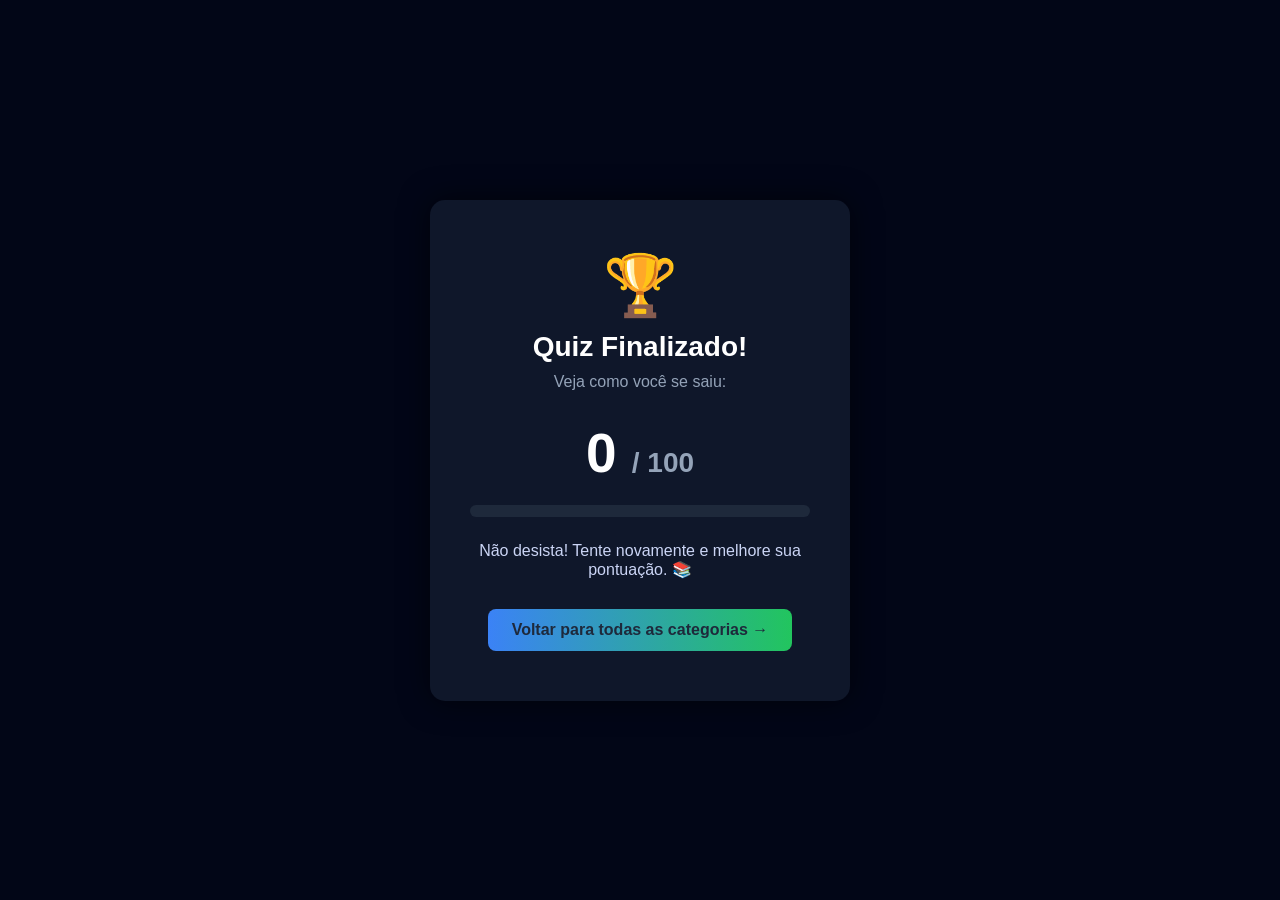
<file: telas/resultadoQuiz.html>
<!DOCTYPE html>
<html lang="pt-br">
  <head>
    <meta charset="UTF-8" />
    <title>Resultado do Quiz</title>
    <link rel="stylesheet" href="../styles/styleResultado.css" />
  </head>

  <body>
    <div class="container">
      <div class="resultado-card">
        <div class="icone">🏆</div>

        <h1>Quiz Finalizado!</h1>

        <p class="subtitulo">Veja como você se saiu:</p>

        <div class="pontuacao-area">
          <span id="pontuacaoNumero">0</span>
          <span class="total" id="pontosResultado">/ 100</span>
        </div>

        <div class="barra">
          <div class="progresso" id="barraProgresso"></div>
        </div>

        <p id="mensagemResultado" class="mensagem"></p>

        <a href="../telas/index.html" class="botao-voltar">
          Voltar para todas as categorias →
        </a>
      </div>
    </div>
    <script>
      let pontosR = localStorage.getItem("pontuacao") || 0;
      pontosR = parseInt(pontosR);

      let mensagem = "";

      if (pontosR == 100) {
        mensagem = "Excelente! Você acertou tudo! 🚀";
      } else if (pontosR >= 60) {
        mensagem = "Muito bem! Você teve um ótimo desempenho! 👏";
      } else if (pontosR >= 30) {
        mensagem = "Bom trabalho! Continue praticando. 👍";
      } else {
        mensagem = "Não desista! Tente novamente e melhore sua pontuação. 📚";
      }

      let porcentagem = pontosR;

      // Atualiza tela
      document.getElementById("pontuacaoNumero").innerText = pontosR;
      document.getElementById("barraProgresso").style.width = porcentagem + "%";
      document.getElementById("mensagemResultado").innerText = mensagem;
    </script>
  </body>
</html>
</file>
<file: styles/style.css>
/* ===== CONFIGURAÇÃO GERAL ===== */

* {
    margin: 0;
    padding: 0;
    box-sizing: border-box;
    font-family: Arial, sans-serif;
  }
  
  html {
    scroll-behavior: smooth;
  }

  body {
    background-color: #0f172a;
    color: white;
  }
  
  /* ===== SEÇÃO PRINCIPAL ===== */
  
  .secao-principal {
    height: 100vh;
    display: flex;
    justify-content: center;
    align-items: center;
    text-align: center;
  
    background: linear-gradient(135deg, #0f172a, #064e3b);
  }
  
  .conteudo-principal {
    max-width: 700px;
    padding: 20px;
  }
  
  .selo {
    background-color: rgba(255,255,255,0.1);
    display: inline-block;
    padding: 8px 15px;
    border-radius: 20px;
    margin-bottom: 20px;
    font-size: 14px;
  }
  
  h1 {
    font-size: 48px;
    margin-bottom: 20px;
  }
  
.text-gradiante{
    background: linear-gradient(90deg, #3B82F6 0%, #22C55E 100%);
    -webkit-background-clip: text;
    -webkit-text-fill-color: transparent;
  }
  
  .descricao {
    color: #cbd5e1;
    margin-bottom: 30px;
  }
  
  .botao-principal {
    padding: 12px 35px;
    border: none;
    border-radius: 8px;
    background: linear-gradient(90deg, #3B82F6 0%, #22C55E 100%) ;
    color: white;
    font-size: 16px;
    cursor: pointer;
  }
  
  .botao-principal:hover {
    opacity: 0.8;
  }
  
  /* ===== SEÇÃO CATEGORIAS ===== */
  
  .secao-categorias {
    padding: 80px 20px;
    text-align: center;
  }
  
  .secao-categorias h2 {
    font-size: 36px;
    margin-bottom: 10px;
  }
  
  .secao-categorias h2 span {
    color: #38bdf8;
  }
  
  .descricao-categorias {
    color: #94a3b8;
    margin-bottom: 40px;
  }
  
  /* GRADE */
  
  .grade-categorias {
    margin-top: 70px;
    display: grid;
    grid-template-columns: repeat(3, 1fr);
    gap: 20px;
  }
  
  /* CARTÕES */
  
  .cartao {
    background-color: #1e293b;
    padding: 20px;
    border-radius: 8px;
    text-align: left;
    transition: 0.3s;
    display: flex;
    align-items: center;
    gap: 15px;
  }
  
  .cartao:hover {
    transform: translateY(-5px);
  }
  
  .cartao h3 {
    margin-bottom: 10px;
  }
  
  .cartao p {
    color: #cbd5e1;
    font-size: 14px;
    margin-bottom: 10px;
  }
  
  .cartao a {
    color: #38bdf8;
    text-decoration: none;
    font-weight: bold;
  }

  .footer{
    margin-top: 80px;
    padding: 40px 20px;
    text-align: center;
    background-color: #020617;
    border-top: 3px solid transparent;
    border-image: linear-gradient(90deg,#38bdf8,#22c55e,#ec4899) 1;
  }
  
  .footer-conteudo{
    max-width: 800px;
    margin: auto;
  }
  
  .footer-titulo{
    color: #94a3b8;
    margin-bottom: 15px;
    font-size: 14px;
    letter-spacing: 1px;
  }
  
  .footer-autores{
    display: flex;
    justify-content: center;
    gap: 20px;
    flex-wrap: wrap;
  }
  
  .footer-autores span{
    color: #e2e8f0;
    font-weight: 500;
    transition: 0.3s;
  }
  
  .footer-autores span:hover{
    color: #38bdf8;
    transform: translateY(-2px);
  }
</file>
<file: styles/styleTelaPerguntas.css>
*{
    margin:0;
    padding:0;
    box-sizing:border-box;
  }
  
  body{
    background:#020617;
    font-family:Arial, Helvetica, sans-serif;
    color: white;
  }
  
  .titulo{
    width:100%;
    height:60px;
    display:flex;
    align-items:center;
    justify-content:center;
    color:white;
    border-bottom: 1px solid #323235;
  }
  
  .container{
    width:1400px;
    margin: 80px auto;
    display:flex;
    justify-content:space-between;
  }
  
  .quiz-box{
    width:1050px;
    height:500px;
  }
  
  #pontuacao{
    margin: 5px 0 20px;
  }
  
  .estatisticas{
    width:300px;
    height:300px;
    border: 1px solid #323235;
    border-radius: 8px;
    background-color: #101011;
  }
  
  .estatisticas h3{
    margin: 30px 20px 1px;
  }
  
  .opcoes {
    display: grid;
    grid-template-columns: 1fr 1fr;
    gap: 10px;
    margin: 20px 0;
  }
  .opcoes button {
    padding: 20px;
    border: 1px solid #323235;
    border-radius: 8px;
    color: white;
    cursor: pointer;
    font-weight: bold;
    display: flex;
    align-items: center;
    gap: 10px;
    text-align: left;
  }
  .opcoes button img{
    width: 30px;
    height: 30px;
  }
  .a { background: #1B1B1E; }
  .b { background: #1B1B1E; }
  .c { background: #1B1B1E; }
  .d { background: #1B1B1E; }
  
  .pergunta {
    background: #1B1B1E;
    padding: 20px;
    border: 1px solid #323235;
    border-radius: 8px;
    color: white;
    font-weight: bold;
  }
  
  p{
    background: #1B1B1E;
    padding: 10px;
    border: 1px solid #323235;
    border-radius: 8px;
    color: #888888;
    gap: 10px;
    margin: 15px 20px;
    text-align: center;
    font-size: 12px;
  }
  
  .proxima {
    background: #00c853;
    border: none;
    padding: 12px 20px;
    border-radius: 8px;
    cursor: pointer;
    font-weight: bold;
    display: block;
    margin-left: auto;
    color: white;
  }
  
  .voltar{
    position:absolute;
    left:40px;
  }
  
  .estPontuacao{
    font-size: 18px;
    color: #3B82F6;
  }
  #estTempo{
    font-size: 18px;
    color: #EF4444;
    display: flex;
    align-items: center;
    justify-content: center;
    gap: 6px; 
  }
  .imgTemp{
    height: 20px;
    width: 19px;
  }
  #estProgresso{
    font-size: 18px;
    color: #FFFFFF;
  }
  .ativo{
    display: block;
  }
  .inativo{
    display: none;
  }
  
  .correta{
    background-color: green;
  }
  
  .errada{
    background-color: red;
  }
</file>
<file: styles/styleResultado.css>
*{
    margin:0;
    padding:0;
    box-sizing:border-box;
}
    
body{
    background:#020617;
    font-family:Arial, Helvetica, sans-serif;
    color:white;
    height:100vh;
    display:flex;
    justify-content:center;
    align-items:center;
}
    
/* container central */ 
.container{
    width:100%;
    display:flex;
    justify-content:center;
    align-items:center;
}

/* card */
.resultado-card{
    background:#0f172a;
    padding:50px 40px;
    border-radius:15px;
    text-align:center;
    width:420px;
    box-shadow:
    0 0 30px rgba(0,0,0,0.6);
}

/* icone */
.icone{
    font-size:60px;
    margin-bottom:10px;
}

/* titulo */
.resultado-card h1{
    font-size:28px;
    margin-bottom:10px;
}
    
/* subtitulo */
.subtitulo{
    color:#94a3b8;
    margin-bottom:30px;
}

/* pontuação */
.pontuacao-area{
    font-size:55px;
    font-weight:bold;
    margin-bottom:20px;
}
    
.total{
    font-size:28px;
    color:#94a3b8;
}

/* barra progresso */
.barra{
    width:100%;
    height:12px;
    background:#1e293b;
    border-radius:20px;
    overflow:hidden;
    margin-bottom:25px;
}
    
.progresso{
    height:100%;
    width:0%;
    background:linear-gradient(90deg,#3B82F6,#22C55E);
    transition:width 0.8s;
}
    
/* mensagem */ 
.mensagem{
    font-size:16px;
    color:#cbd5f5;
    margin-bottom:30px;
}
    
/* botão */   
.botao-voltar{
    display:inline-block;
    text-decoration:none;
    padding:12px 24px;
    border-radius:8px;
    background:linear-gradient(90deg,#3B82F6,#22C55E);
    color:#1e293b;
    font-weight:bold;
    transition:0.3s;
}
    
.botao-voltar:hover{
    transform:scale(1.05);
    opacity:0.9; 
}
</file>
